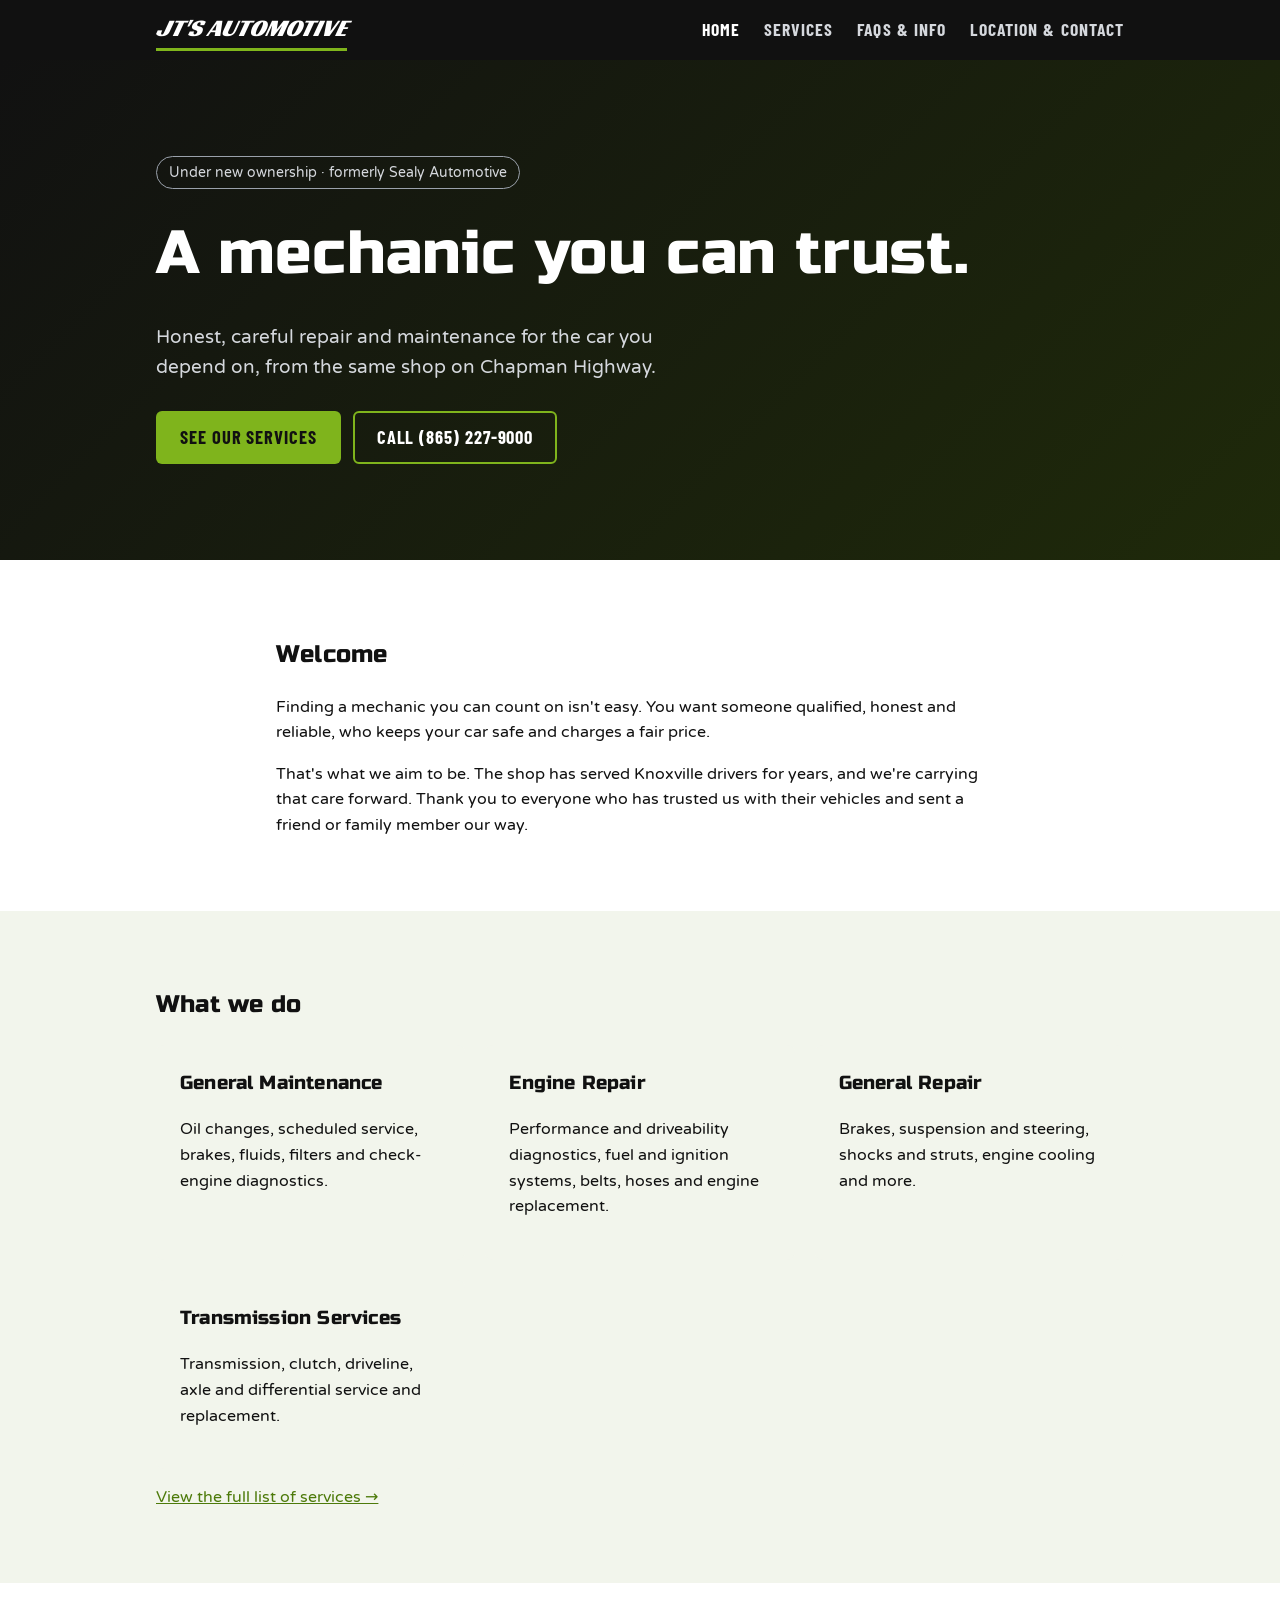
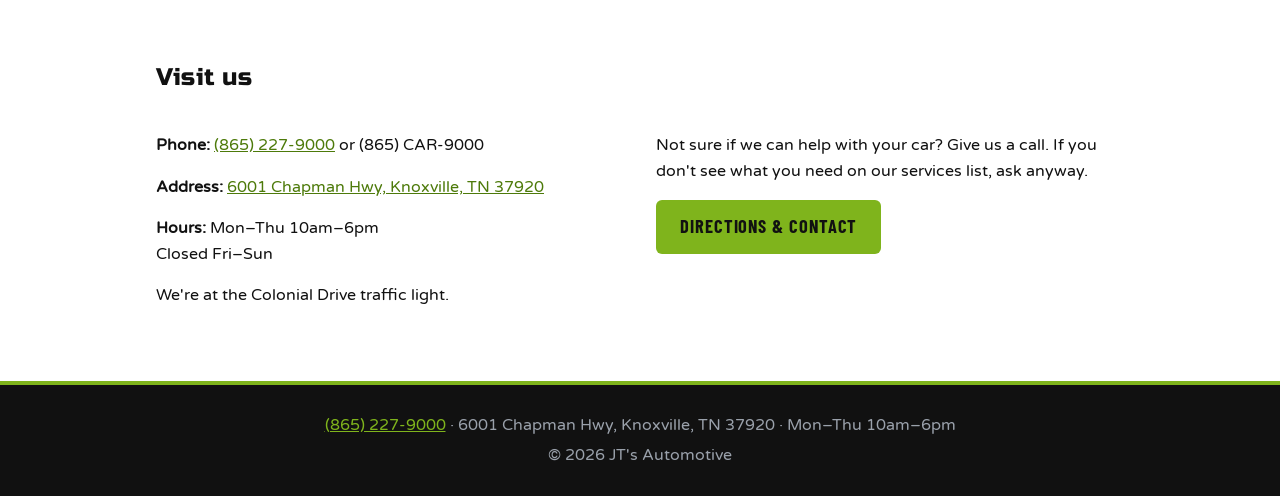
<file: index.html>
<!doctype html>
<html lang="en">
<head>
  <meta charset="utf-8">
  <meta name="viewport" content="width=device-width, initial-scale=1">
  <title>JT's Automotive | Auto Repair in Knoxville, TN</title>
  <meta name="description" content="JT's Automotive is a trusted Knoxville auto repair shop on Chapman Highway, offering maintenance, engine, general and transmission repair.">
  <link rel="preconnect" href="https://fonts.googleapis.com">
  <link rel="preconnect" href="https://fonts.gstatic.com" crossorigin>
  <link rel="stylesheet" href="https://fonts.googleapis.com/css2?family=Barlow+Condensed:wght@700&family=Racing+Sans+One&family=Russo+One&family=Varela+Round&display=swap">
  <link rel="stylesheet" href="/style.css">
  <script src="/menu.js"></script>
</head>
<body>
  <header class="site-header">
    <div class="wrap bar">
      <a class="brand" href="/">JT's Automotive</a>
      <button class="menu-btn" type="button" aria-label="Open menu" aria-expanded="false" aria-controls="site-nav"><span></span><span></span><span></span></button>
      <nav id="site-nav">
        <a href="/" aria-current="page">Home</a>
        <a href="/services">Services</a>
        <a href="/info">FAQs &amp; Info</a>
        <a href="/location">Location &amp; Contact</a>
      </nav>
    </div>
  </header>

  <main>
    <section class="hero">
      <div class="wrap">
        <p class="notice">Under new ownership &middot; formerly Sealy Automotive</p>
        <h1>A mechanic you can trust.</h1>
        <p class="lead">Honest, careful repair and maintenance for the car you depend on, from the same shop on Chapman Highway.</p>
        <a class="btn" href="/services">See our services</a>
        <a class="btn btn-ghost" href="tel:+18652279000">Call (865) 227-9000</a>
      </div>
    </section>

    <section class="wrap section narrow">
      <h2>Welcome</h2>
      <p>Finding a mechanic you can count on isn't easy. You want someone qualified, honest and reliable, who keeps your car safe and charges a fair price.</p>
      <p>That's what we aim to be. The shop has served Knoxville drivers for years, and we're carrying that care forward. Thank you to everyone who has trusted us with their vehicles and sent a friend or family member our way.</p>
    </section>

    <section class="band">
      <div class="wrap section">
        <h2>What we do</h2>
        <div class="cards">
          <article><h3>General Maintenance</h3><p>Oil changes, scheduled service, brakes, fluids, filters and check-engine diagnostics.</p></article>
          <article><h3>Engine Repair</h3><p>Performance and driveability diagnostics, fuel and ignition systems, belts, hoses and engine replacement.</p></article>
          <article><h3>General Repair</h3><p>Brakes, suspension and steering, shocks and struts, engine cooling and more.</p></article>
          <article><h3>Transmission Services</h3><p>Transmission, clutch, driveline, axle and differential service and replacement.</p></article>
        </div>
        <p><a href="/services">View the full list of services &rarr;</a></p>
      </div>
    </section>

    <section class="wrap section">
      <h2>Visit us</h2>
      <div class="contact">
        <div>
          <p><strong>Phone:</strong> <a href="tel:+18652279000">(865) 227-9000</a> or (865) CAR-9000</p>
          <p><strong>Address:</strong> <a href="https://maps.google.com/?q=6001+Chapman+Hwy,+Knoxville,+TN+37920">6001 Chapman Hwy, Knoxville, TN 37920</a></p>
          <p><strong>Hours:</strong> Mon&ndash;Thu 10am&ndash;6pm<br>Closed Fri&ndash;Sun</p>
          <p>We're at the Colonial Drive traffic light.</p>
        </div>
        <div>
          <p>Not sure if we can help with your car? Give us a call. If you don't see what you need on our services list, ask anyway.</p>
          <a class="btn" href="/location">Directions &amp; contact</a>
        </div>
      </div>
    </section>
  </main>

  <footer>
    <div class="wrap">
      <p><a href="tel:+18652279000">(865) 227-9000</a> &middot; 6001 Chapman Hwy, Knoxville, TN 37920 &middot; Mon&ndash;Thu 10am&ndash;6pm</p>
      <p>&copy; <span id="y"></span> JT's Automotive</p>
    </div>
  </footer>
  <script>document.getElementById('y').textContent = new Date().getFullYear();</script>
</body>
</html>
</file>
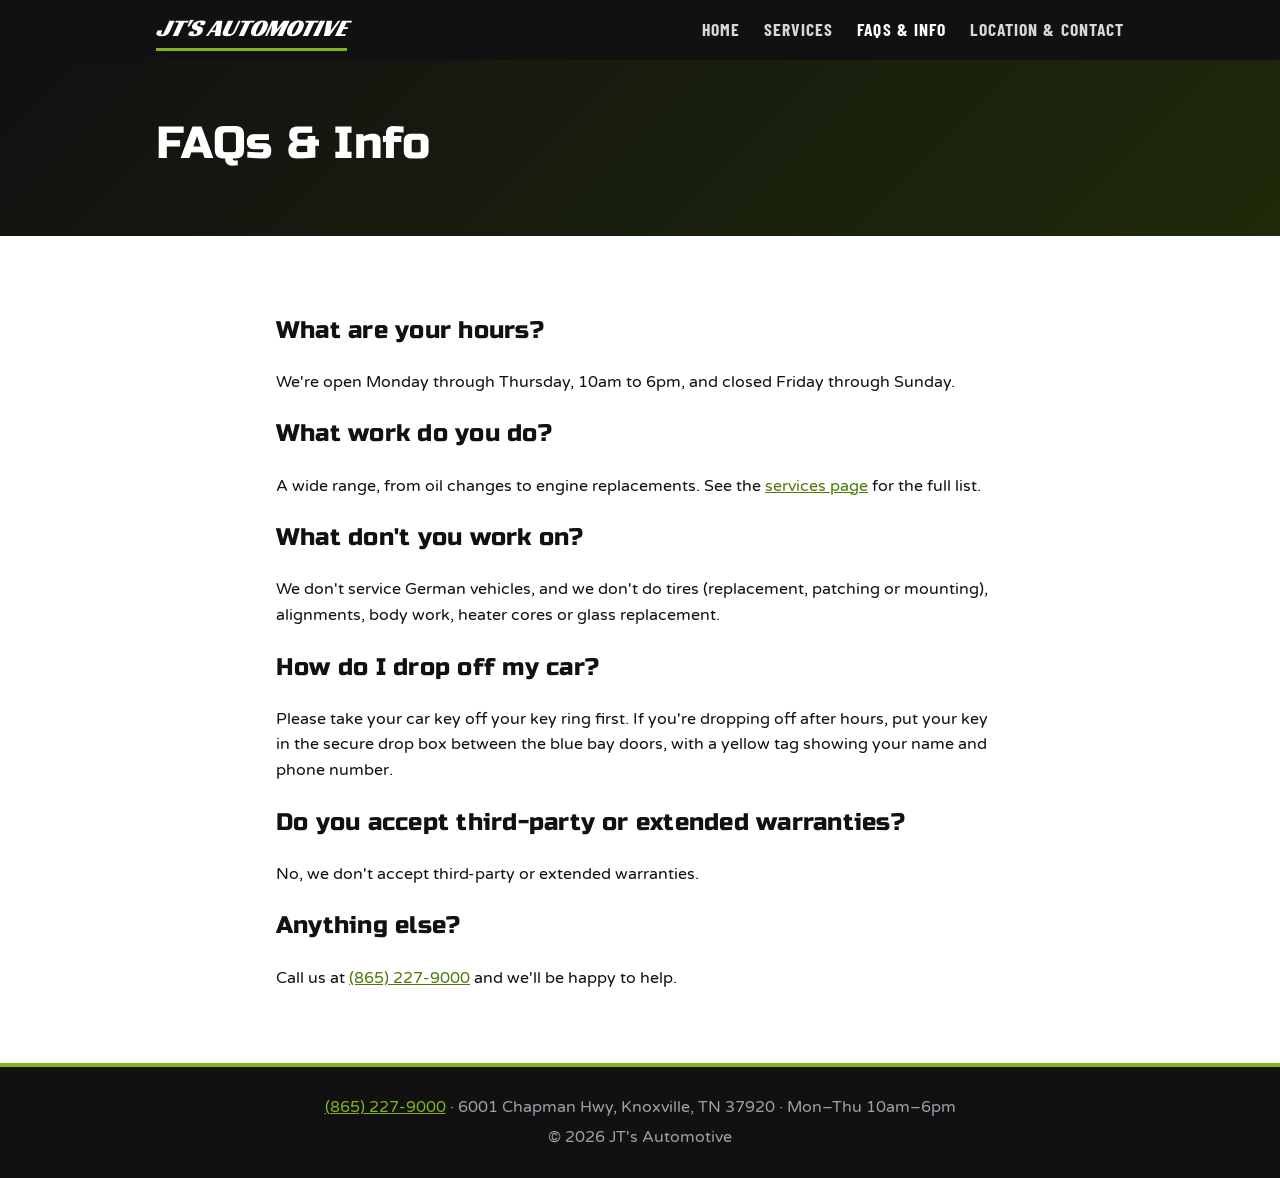
<file: info.html>
<!doctype html>
<html lang="en">
<head>
  <meta charset="utf-8">
  <meta name="viewport" content="width=device-width, initial-scale=1">
  <title>FAQs &amp; Info | JT's Automotive</title>
  <meta name="description" content="Hours, what we do and don't work on, and how to drop off your vehicle at JT's Automotive.">
  <link rel="preconnect" href="https://fonts.googleapis.com">
  <link rel="preconnect" href="https://fonts.gstatic.com" crossorigin>
  <link rel="stylesheet" href="https://fonts.googleapis.com/css2?family=Barlow+Condensed:wght@700&family=Racing+Sans+One&family=Russo+One&family=Varela+Round&display=swap">
  <link rel="stylesheet" href="/style.css">
  <script src="/menu.js"></script>
</head>
<body>
  <header class="site-header">
    <div class="wrap bar">
      <a class="brand" href="/">JT's Automotive</a>
      <button class="menu-btn" type="button" aria-label="Open menu" aria-expanded="false" aria-controls="site-nav"><span></span><span></span><span></span></button>
      <nav id="site-nav">
        <a href="/">Home</a>
        <a href="/services">Services</a>
        <a href="/info" aria-current="page">FAQs &amp; Info</a>
        <a href="/location">Location &amp; Contact</a>
      </nav>
    </div>
  </header>

  <main>
    <section class="page-title"><div class="wrap"><h1>FAQs &amp; Info</h1></div></section>

    <section class="wrap section narrow">
      <h2>What are your hours?</h2>
      <p>We're open Monday through Thursday, 10am to 6pm, and closed Friday through Sunday.</p>

      <h2>What work do you do?</h2>
      <p>A wide range, from oil changes to engine replacements. See the <a href="/services">services page</a> for the full list.</p>

      <h2>What don't you work on?</h2>
      <p>We don't service German vehicles, and we don't do tires (replacement, patching or mounting), alignments, body work, heater cores or glass replacement.</p>

      <h2>How do I drop off my car?</h2>
      <p>Please take your car key off your key ring first. If you're dropping off after hours, put your key in the secure drop box between the blue bay doors, with a yellow tag showing your name and phone number.</p>

      <h2>Do you accept third-party or extended warranties?</h2>
      <p>No, we don't accept third-party or extended warranties.</p>

      <h2>Anything else?</h2>
      <p>Call us at <a href="tel:+18652279000">(865) 227-9000</a> and we'll be happy to help.</p>
    </section>
  </main>

  <footer>
    <div class="wrap">
      <p><a href="tel:+18652279000">(865) 227-9000</a> &middot; 6001 Chapman Hwy, Knoxville, TN 37920 &middot; Mon&ndash;Thu 10am&ndash;6pm</p>
      <p>&copy; <span id="y"></span> JT's Automotive</p>
    </div>
  </footer>
  <script>document.getElementById('y').textContent = new Date().getFullYear();</script>
</body>
</html>
</file>
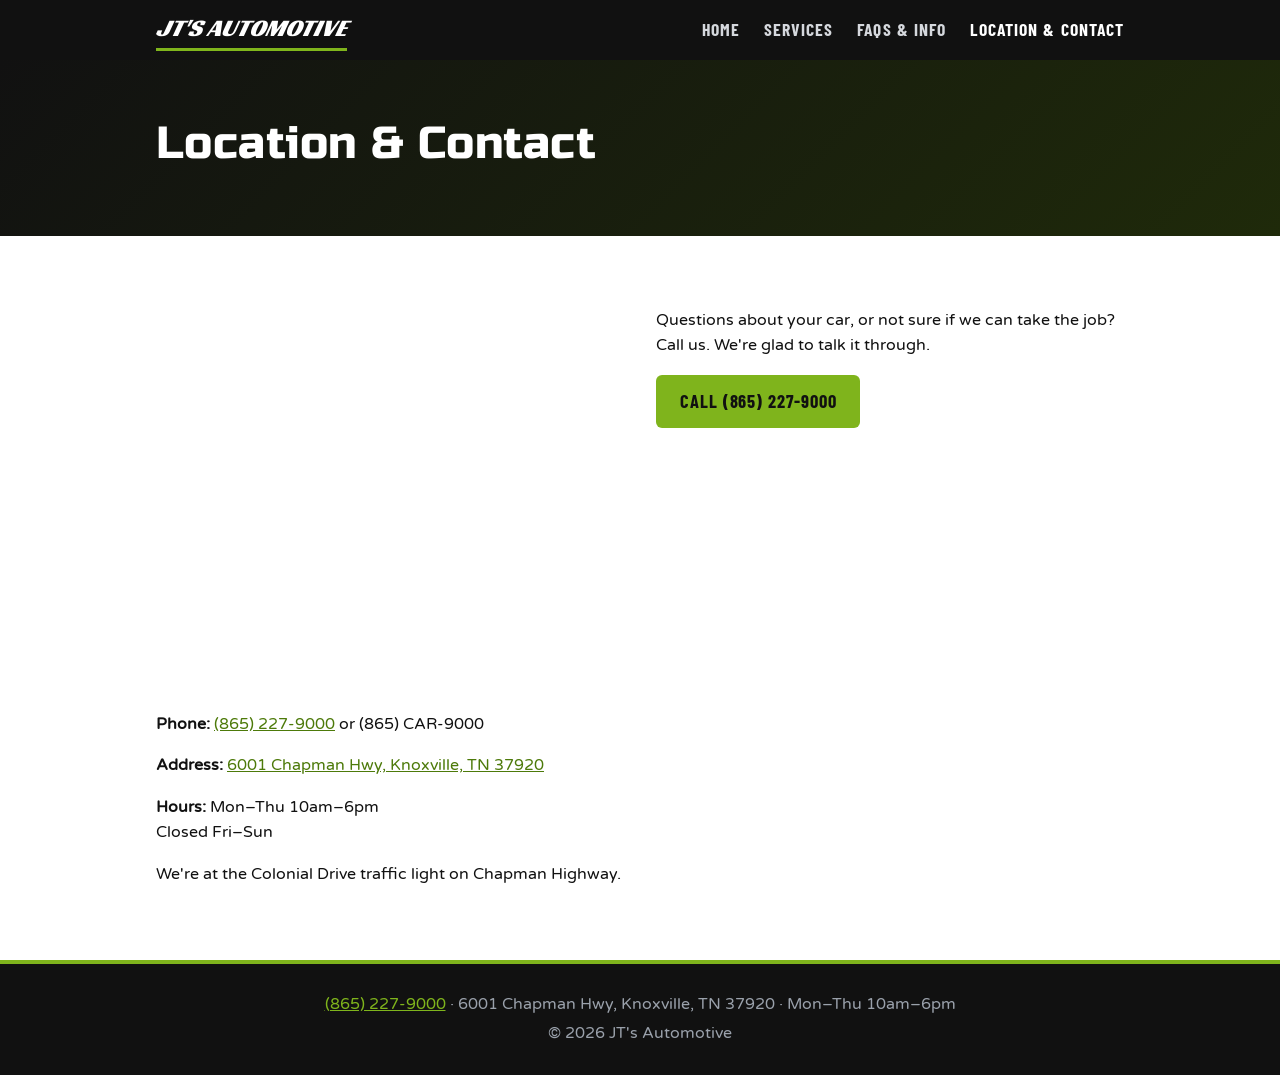
<file: location.html>
<!doctype html>
<html lang="en">
<head>
  <meta charset="utf-8">
  <meta name="viewport" content="width=device-width, initial-scale=1">
  <title>Location &amp; Contact | JT's Automotive</title>
  <meta name="description" content="6001 Chapman Hwy, Knoxville, TN 37920. Call (865) 227-9000. Open Mon-Thu 10am-6pm.">
  <link rel="preconnect" href="https://fonts.googleapis.com">
  <link rel="preconnect" href="https://fonts.gstatic.com" crossorigin>
  <link rel="stylesheet" href="https://fonts.googleapis.com/css2?family=Barlow+Condensed:wght@700&family=Racing+Sans+One&family=Russo+One&family=Varela+Round&display=swap">
  <link rel="stylesheet" href="/style.css">
  <script src="/menu.js"></script>
</head>
<body>
  <header class="site-header">
    <div class="wrap bar">
      <a class="brand" href="/">JT's Automotive</a>
      <button class="menu-btn" type="button" aria-label="Open menu" aria-expanded="false" aria-controls="site-nav"><span></span><span></span><span></span></button>
      <nav id="site-nav">
        <a href="/">Home</a>
        <a href="/services">Services</a>
        <a href="/info">FAQs &amp; Info</a>
        <a href="/location" aria-current="page">Location &amp; Contact</a>
      </nav>
    </div>
  </header>

  <main>
    <section class="page-title"><div class="wrap"><h1>Location &amp; Contact</h1></div></section>

    <section class="wrap section">
      <div class="contact">
        <div>
          <iframe title="Map to JT's Automotive, 6001 Chapman Hwy, Knoxville, TN" src="https://www.google.com/maps?q=6001+Chapman+Hwy,+Knoxville,+TN+37920&amp;output=embed" width="400" height="400" style="border:0" loading="lazy" referrerpolicy="no-referrer-when-downgrade" allowfullscreen></iframe>
          <p><strong>Phone:</strong> <a href="tel:+18652279000">(865) 227-9000</a> or (865) CAR-9000</p>
          <p><strong>Address:</strong> <a href="https://maps.google.com/?q=6001+Chapman+Hwy,+Knoxville,+TN+37920">6001 Chapman Hwy, Knoxville, TN 37920</a></p>
          <p><strong>Hours:</strong> Mon&ndash;Thu 10am&ndash;6pm<br>Closed Fri&ndash;Sun</p>
          <p>We're at the Colonial Drive traffic light on Chapman Highway.</p>
        </div>
        <div>
          <p>Questions about your car, or not sure if we can take the job? Call us. We're glad to talk it through.</p>
          <a class="btn" href="tel:+18652279000">Call (865) 227-9000</a>
        </div>
      </div>
    </section>
  </main>

  <footer>
    <div class="wrap">
      <p><a href="tel:+18652279000">(865) 227-9000</a> &middot; 6001 Chapman Hwy, Knoxville, TN 37920 &middot; Mon&ndash;Thu 10am&ndash;6pm</p>
      <p>&copy; <span id="y"></span> JT's Automotive</p>
    </div>
  </footer>
  <script>document.getElementById('y').textContent = new Date().getFullYear();</script>
</body>
</html>
</file>
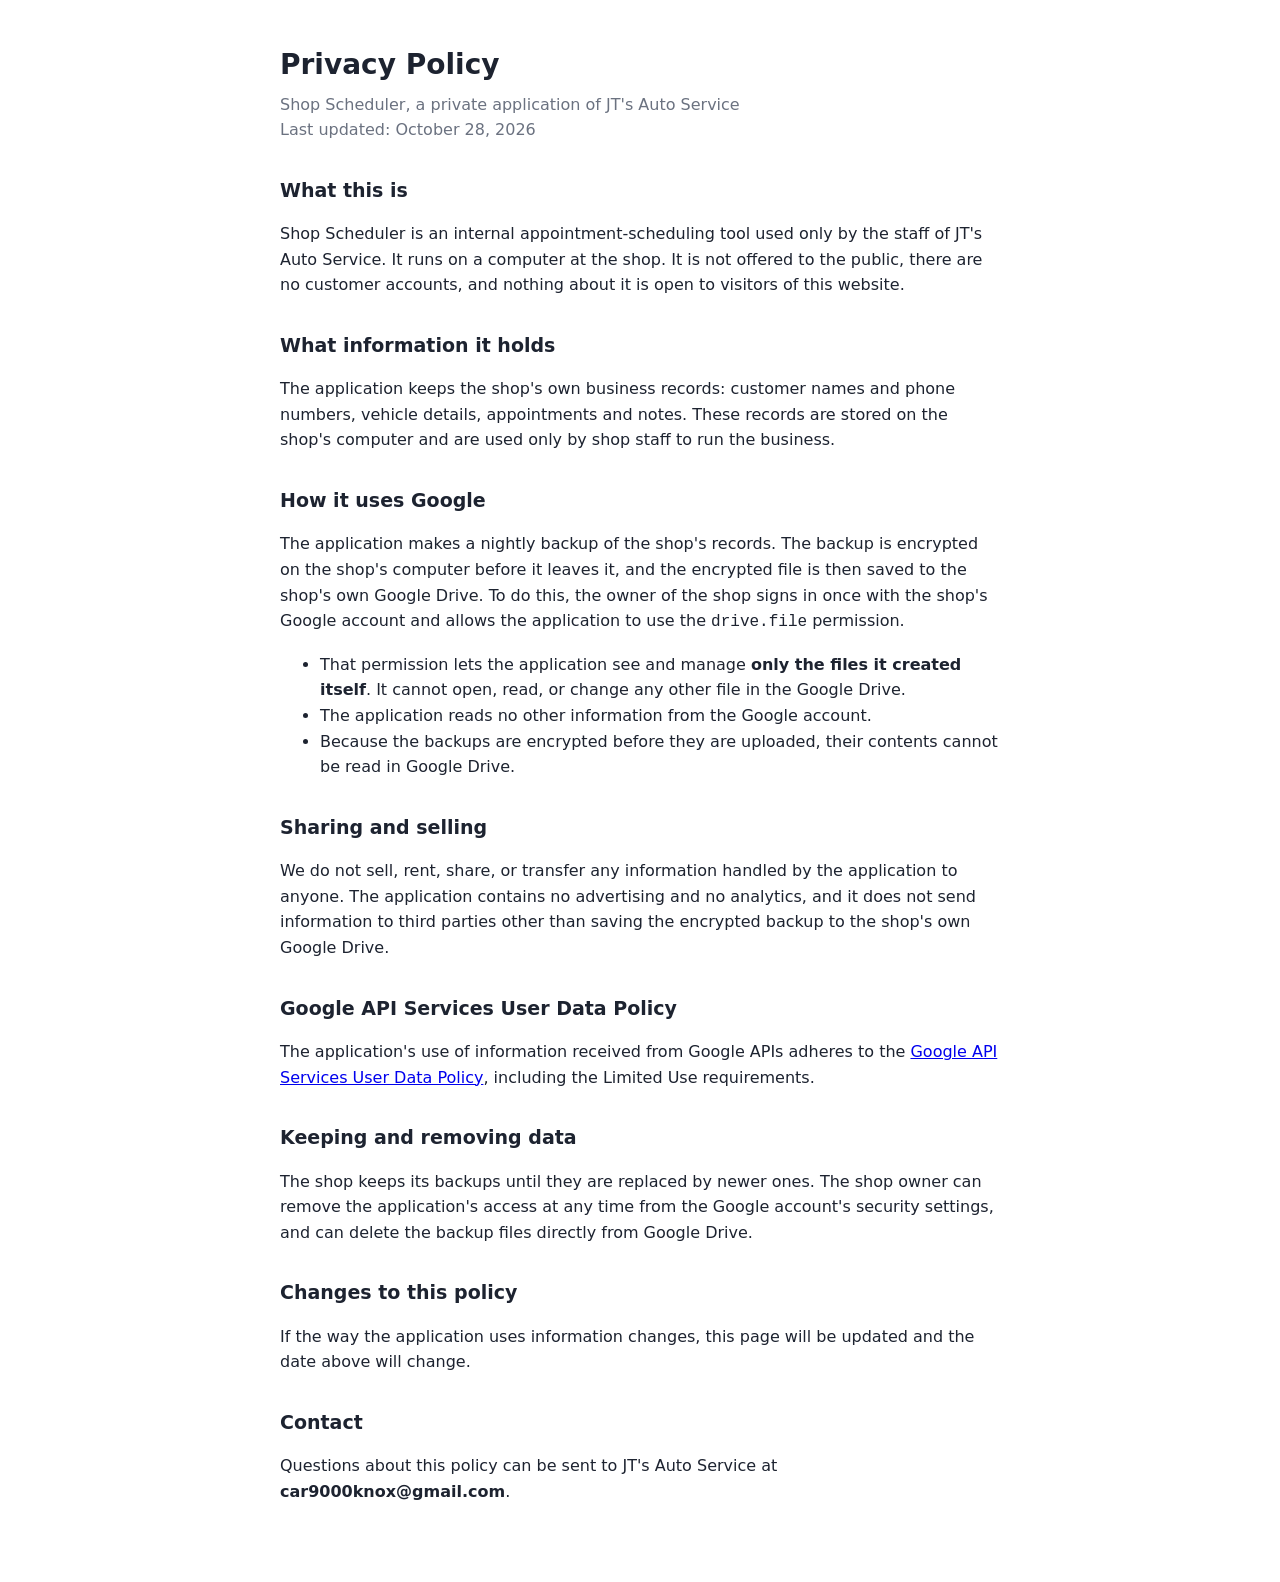
<file: privacy.html>
<!doctype html>
<html lang="en">
<head>
  <meta charset="utf-8">
  <meta name="viewport" content="width=device-width, initial-scale=1">
  <title>Privacy Policy - Shop Scheduler | JT's Auto Service</title>
  <style>
    body { font: 16px/1.6 system-ui, sans-serif; max-width: 720px; margin: 0 auto; padding: 24px 16px 64px; color: #1d2330; background: #fff; }
    h1 { font-size: 28px; margin-bottom: 4px; }
    h2 { font-size: 19px; margin-top: 32px; }
    .updated { color: #6b7280; margin-top: 0; }
    @media (prefers-color-scheme: dark) { body { background: #13161b; color: #e6e8ec; } .updated { color: #9aa3b2; } a { color: #8ab4ff; } }
  </style>
</head>
<body>
  <h1>Privacy Policy</h1>
  <p class="updated">Shop Scheduler, a private application of JT's Auto Service<br>Last updated: October 28, 2026</p>

  <h2>What this is</h2>
  <p>Shop Scheduler is an internal appointment-scheduling tool used only by the staff of JT's Auto Service. It runs on a computer at the shop. It is not offered to the public, there are no customer accounts, and nothing about it is open to visitors of this website.</p>

  <h2>What information it holds</h2>
  <p>The application keeps the shop's own business records: customer names and phone numbers, vehicle details, appointments and notes. These records are stored on the shop's computer and are used only by shop staff to run the business.</p>

  <h2>How it uses Google</h2>
  <p>The application makes a nightly backup of the shop's records. The backup is encrypted on the shop's computer before it leaves it, and the encrypted file is then saved to the shop's own Google Drive. To do this, the owner of the shop signs in once with the shop's Google account and allows the application to use the <code>drive.file</code> permission.</p>
  <ul>
    <li>That permission lets the application see and manage <strong>only the files it created itself</strong>. It cannot open, read, or change any other file in the Google Drive.</li>
    <li>The application reads no other information from the Google account.</li>
    <li>Because the backups are encrypted before they are uploaded, their contents cannot be read in Google Drive.</li>
  </ul>

  <h2>Sharing and selling</h2>
  <p>We do not sell, rent, share, or transfer any information handled by the application to anyone. The application contains no advertising and no analytics, and it does not send information to third parties other than saving the encrypted backup to the shop's own Google Drive.</p>

  <h2>Google API Services User Data Policy</h2>
  <p>The application's use of information received from Google APIs adheres to the <a href="https://developers.google.com/terms/api-services-user-data-policy">Google API Services User Data Policy</a>, including the Limited Use requirements.</p>

  <h2>Keeping and removing data</h2>
  <p>The shop keeps its backups until they are replaced by newer ones. The shop owner can remove the application's access at any time from the Google account's security settings, and can delete the backup files directly from Google Drive.</p>

  <h2>Changes to this policy</h2>
  <p>If the way the application uses information changes, this page will be updated and the date above will change.</p>

  <h2>Contact</h2>
  <p>Questions about this policy can be sent to JT's Auto Service at <strong>car9000knox@gmail.com</strong>.</p>
</body>
</html>
</file>
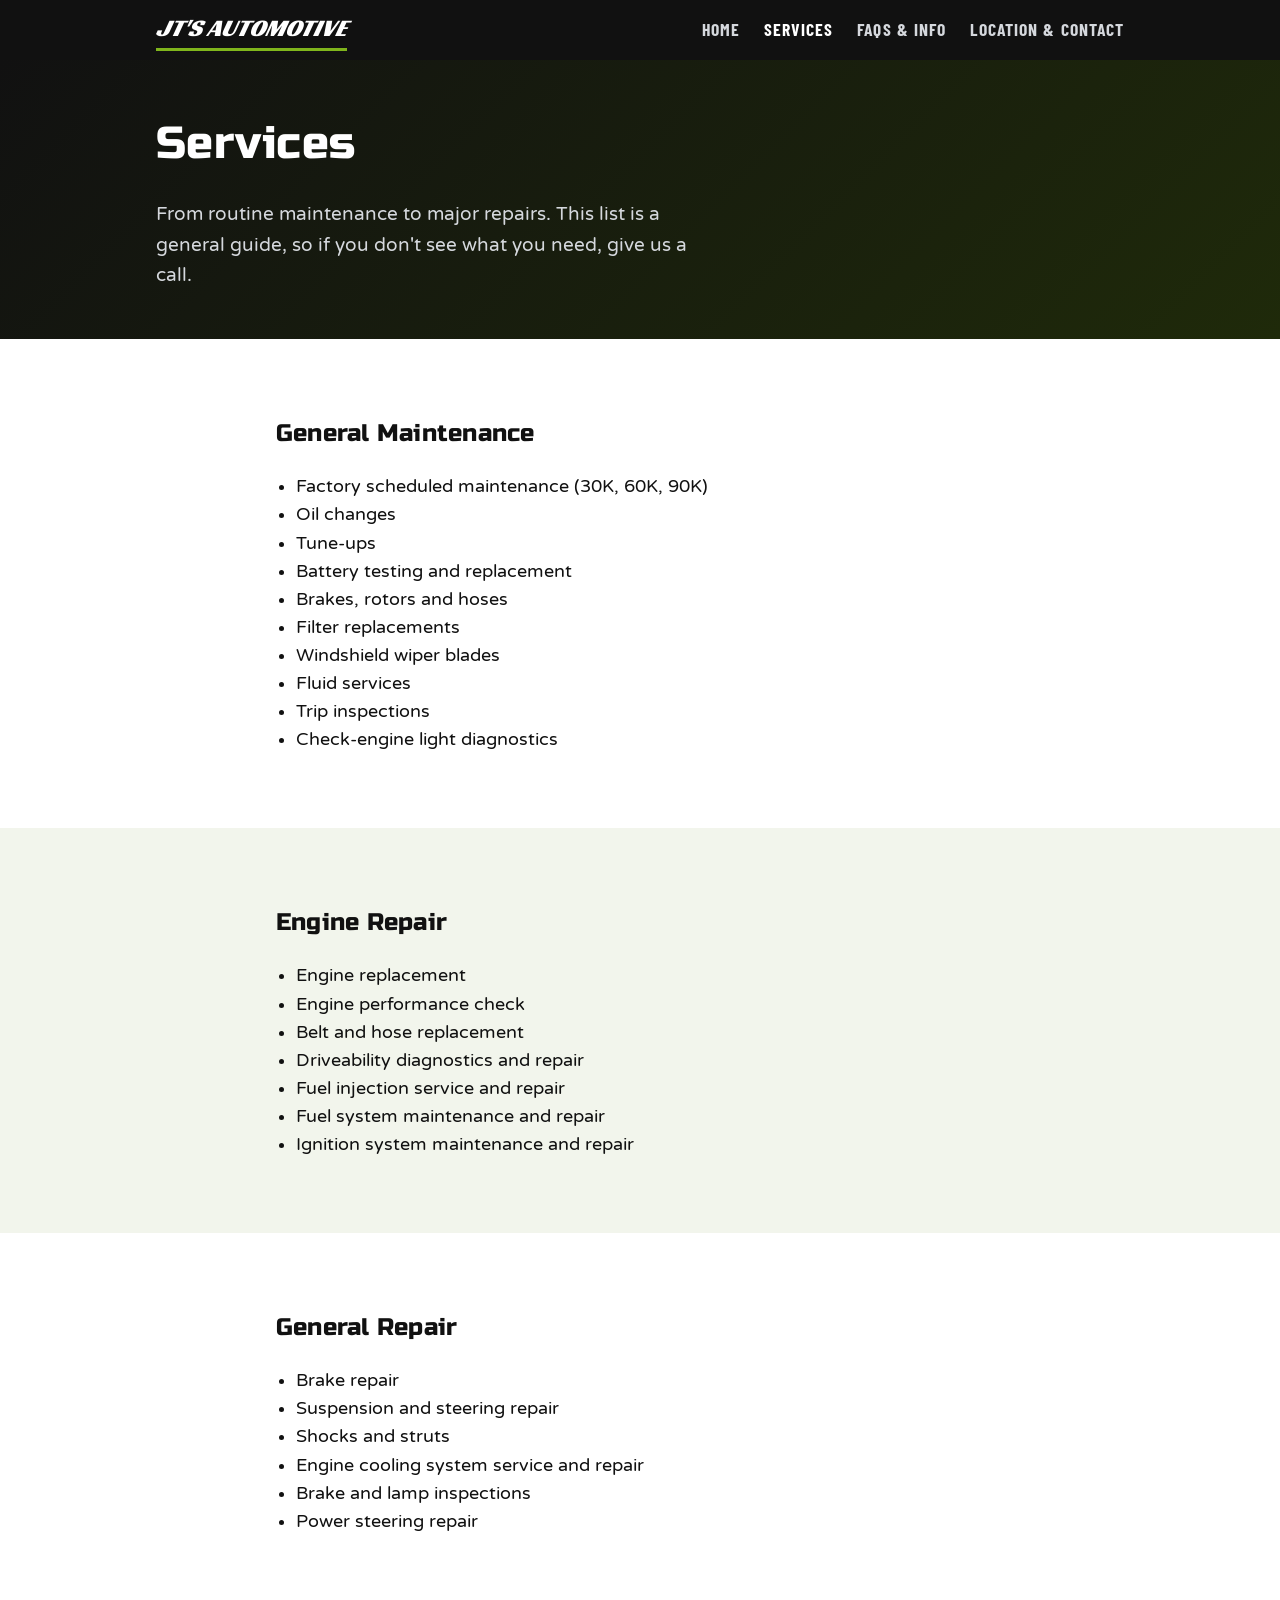
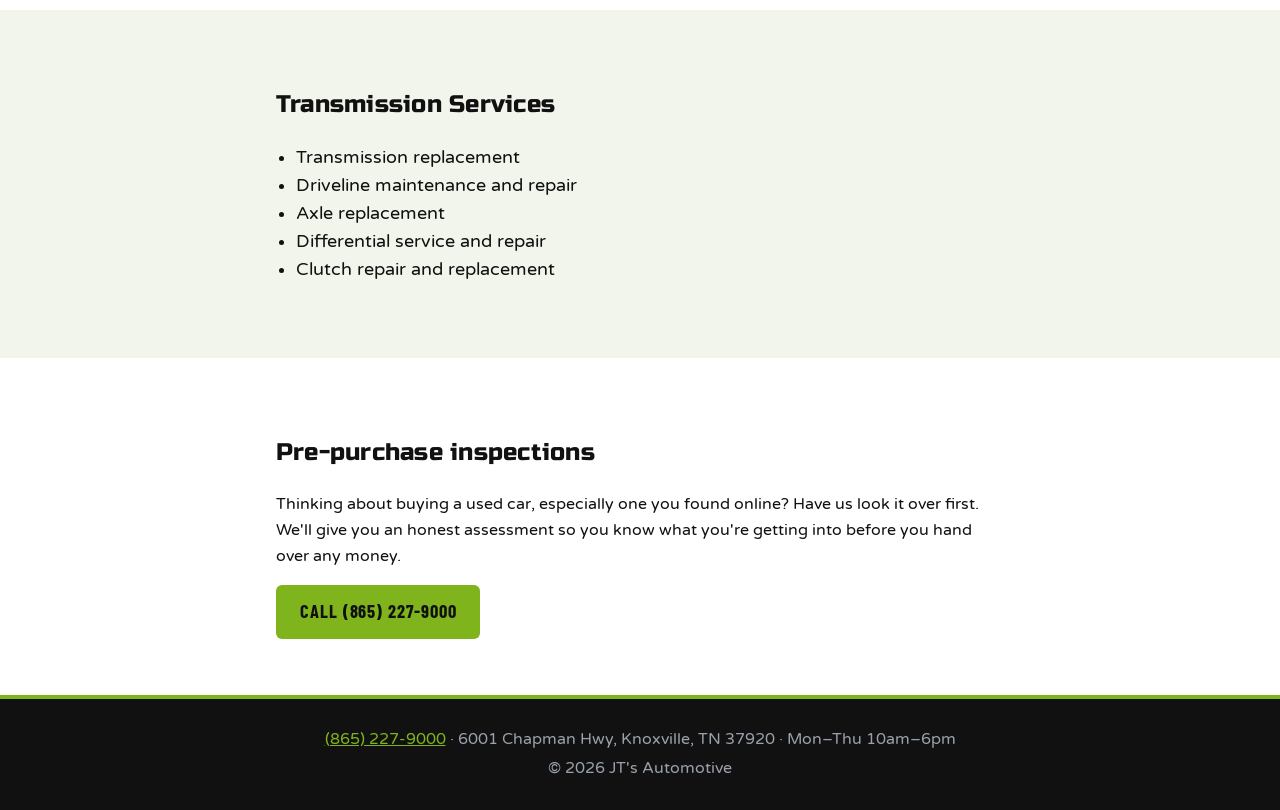
<file: services.html>
<!doctype html>
<html lang="en">
<head>
  <meta charset="utf-8">
  <meta name="viewport" content="width=device-width, initial-scale=1">
  <title>Services | JT's Automotive</title>
  <meta name="description" content="Maintenance, engine repair, general repair, transmission services and pre-purchase inspections in Knoxville, TN.">
  <link rel="preconnect" href="https://fonts.googleapis.com">
  <link rel="preconnect" href="https://fonts.gstatic.com" crossorigin>
  <link rel="stylesheet" href="https://fonts.googleapis.com/css2?family=Barlow+Condensed:wght@700&family=Racing+Sans+One&family=Russo+One&family=Varela+Round&display=swap">
  <link rel="stylesheet" href="/style.css">
  <script src="/menu.js"></script>
</head>
<body>
  <header class="site-header">
    <div class="wrap bar">
      <a class="brand" href="/">JT's Automotive</a>
      <button class="menu-btn" type="button" aria-label="Open menu" aria-expanded="false" aria-controls="site-nav"><span></span><span></span><span></span></button>
      <nav id="site-nav">
        <a href="/">Home</a>
        <a href="/services" aria-current="page">Services</a>
        <a href="/info">FAQs &amp; Info</a>
        <a href="/location">Location &amp; Contact</a>
      </nav>
    </div>
  </header>

  <main>
    <section class="page-title"><div class="wrap"><h1>Services</h1><p class="lead">From routine maintenance to major repairs. This list is a general guide, so if you don't see what you need, give us a call.</p></div></section>

    <section>
      <div class="wrap section narrow">
        <h2>General Maintenance</h2>
        <ul class="points">
          <li>Factory scheduled maintenance (30K, 60K, 90K)</li>
          <li>Oil changes</li>
          <li>Tune-ups</li>
          <li>Battery testing and replacement</li>
          <li>Brakes, rotors and hoses</li>
          <li>Filter replacements</li>
          <li>Windshield wiper blades</li>
          <li>Fluid services</li>
          <li>Trip inspections</li>
          <li>Check-engine light diagnostics</li>
        </ul>
      </div>
    </section>

    <section class="band">
      <div class="wrap section narrow">
        <h2>Engine Repair</h2>
        <ul class="points">
          <li>Engine replacement</li>
          <li>Engine performance check</li>
          <li>Belt and hose replacement</li>
          <li>Driveability diagnostics and repair</li>
          <li>Fuel injection service and repair</li>
          <li>Fuel system maintenance and repair</li>
          <li>Ignition system maintenance and repair</li>
        </ul>
      </div>
    </section>

    <section>
      <div class="wrap section narrow">
        <h2>General Repair</h2>
        <ul class="points">
          <li>Brake repair</li>
          <li>Suspension and steering repair</li>
          <li>Shocks and struts</li>
          <li>Engine cooling system service and repair</li>
          <li>Brake and lamp inspections</li>
          <li>Power steering repair</li>
        </ul>
      </div>
    </section>

    <section class="band">
      <div class="wrap section narrow">
        <h2>Transmission Services</h2>
        <ul class="points">
          <li>Transmission replacement</li>
          <li>Driveline maintenance and repair</li>
          <li>Axle replacement</li>
          <li>Differential service and repair</li>
          <li>Clutch repair and replacement</li>
        </ul>
      </div>
    </section>

    <section class="wrap section narrow">
      <h2>Pre-purchase inspections</h2>
      <p>Thinking about buying a used car, especially one you found online? Have us look it over first. We'll give you an honest assessment so you know what you're getting into before you hand over any money.</p>
      <a class="btn" href="tel:+18652279000">Call (865) 227-9000</a>
    </section>
  </main>

  <footer>
    <div class="wrap">
      <p><a href="tel:+18652279000">(865) 227-9000</a> &middot; 6001 Chapman Hwy, Knoxville, TN 37920 &middot; Mon&ndash;Thu 10am&ndash;6pm</p>
      <p>&copy; <span id="y"></span> JT's Automotive</p>
    </div>
  </footer>
  <script>document.getElementById('y').textContent = new Date().getFullYear();</script>
</body>
</html>
</file>
<file: style.css>
:root { --bg:#fff; --fg:#111111; --muted:#555a52; --accent:#7FB41C; --link:#4d7a0a; --band:#f2f5ec; --dark:#111111; --f-logo:"Racing Sans One",sans-serif; --f-head:"Russo One",sans-serif; --f-cond:"Barlow Condensed",sans-serif; --f-body:"Varela Round",system-ui,sans-serif; }
@media (prefers-color-scheme: dark) {
  :root { --bg:#111111; --fg:#f4f4f2; --muted:#a8ada0; --link:#7FB41C; --band:#1b1d18; --dark:#000; }
}
* { box-sizing: border-box; }
body { margin:0; font-family: var(--f-body); background:var(--bg); color:var(--fg); line-height:1.6; }
a { color: var(--link); }
h1,h2,h3 { font-family: var(--f-head); font-weight:400; letter-spacing:.01em; }
.wrap { max-width: 1000px; margin: 0 auto; padding: 0 16px; }
.section { padding-top: 56px; padding-bottom: 56px; }
.site-header { position: sticky; top:0; background: var(--dark); z-index: 10; }
.bar { display:flex; justify-content:space-between; align-items:center; height:60px; }
.brand { color:#fff; font-family:var(--f-logo); font-style:italic; text-transform:uppercase; text-decoration:none; font-size:1.5rem; border-bottom:3px solid var(--accent); }
nav a { font-family:var(--f-cond); font-weight:700; text-transform:uppercase; letter-spacing:.06em; font-size:1.1rem; color:#d5d8dd; margin-left:20px; text-decoration:none; }
nav a:hover { color:#fff; }
.hero { background: linear-gradient(135deg, #111111, #1f2a0a); color:#fff; padding: 96px 0; }
.hero h1 { font-size: clamp(2.2rem, 6vw, 3.8rem); margin:0 0 12px; }
.lead { font-size:1.2rem; color:#d5d8dd; max-width:560px; margin-bottom:28px; }
.btn { display:inline-block; background:var(--accent); color:#111; font-family:var(--f-cond); text-transform:uppercase; letter-spacing:.05em; padding:12px 24px; border:0; border-radius:6px; font-weight:700; text-decoration:none; cursor:pointer; font-size:1.15rem; }
.btn:hover { filter: brightness(1.1); }
.cards { display:grid; grid-template-columns: repeat(auto-fit, minmax(250px, 1fr)); gap:20px; }
.cards article { background:var(--band); padding:24px; border-radius:8px; }
.cards h3 { margin-top:0; }
.band { background: var(--band); }
.points { padding-left:20px; font-size:1.1rem; }
.contact { display:grid; grid-template-columns: repeat(auto-fit, minmax(280px, 1fr)); gap:32px; }
footer { border-top:4px solid var(--accent); background:var(--dark); color:#9aa1ab; padding:24px 0; text-align:center; }
nav a[aria-current="page"] { color:#fff; font-weight:700; }
.notice { display:inline-block; margin:0 0 16px; padding:4px 12px; border:1px solid #9aa1ab; border-radius:999px; font-size:.9rem; color:#d5d8dd; }
.btn-ghost { background:transparent; color:#fff; border:2px solid var(--accent); padding:10px 22px; margin-left:8px; }
.narrow { max-width: 760px; }
.page-title { background: linear-gradient(135deg, #111111, #1f2a0a); color:#fff; padding:48px 0; }
.page-title h1 { margin:0 0 8px; font-size: clamp(1.9rem, 5vw, 2.8rem); }
.page-title .lead { margin-bottom:0; }
.contact iframe { display:block; width:100%; max-width:400px; aspect-ratio:1; height:auto; border-radius:8px; margin-bottom:20px; }
footer p { margin:4px 0; }
footer a { color:var(--accent); }
html { -webkit-text-size-adjust:100%; }
.menu-btn { display:none; }
img, iframe { max-width:100%; }
@media (max-width: 640px) {
  .bar { height:auto; flex-wrap:wrap; padding-top:10px; padding-bottom:10px; }
  .brand { font-size:1.3rem; }
  .menu-btn { display:flex; flex-direction:column; justify-content:center; gap:5px; width:44px; height:44px; padding:0 10px; background:var(--accent); border:0; border-radius:6px; cursor:pointer; }
  .menu-btn span { display:block; height:3px; background:#111; border-radius:2px; transition:transform .2s, opacity .2s; }
  .menu-btn[aria-expanded="true"] span:nth-child(1) { transform:translateY(8px) rotate(45deg); }
  .menu-btn[aria-expanded="true"] span:nth-child(2) { opacity:0; }
  .menu-btn[aria-expanded="true"] span:nth-child(3) { transform:translateY(-8px) rotate(-45deg); }
  nav { display:flex; flex-direction:column; width:100%; padding-top:8px; }
  .js nav { display:none; }
  .js nav.open { display:flex; }
  nav a { margin:0; padding:12px 0; font-size:1.15rem; border-top:1px solid #2a2a2a; }
  .section { padding-top:32px; padding-bottom:32px; }
  .hero { padding:40px 0 48px; }
  .hero h1 { font-size:2rem; }
  .lead { font-size:1.05rem; margin-bottom:20px; }
  .notice { font-size:.8rem; }
  .page-title { padding:28px 0; }
  .btn { display:block; text-align:center; padding:14px 20px; }
  .btn + .btn { margin-top:12px; }
  .btn-ghost { margin:12px 0 0; }
  .cards { gap:14px; }
  .cards article { padding:18px; }
  .points { font-size:1rem; }
  .contact { gap:24px; }
  .contact iframe { max-width:none; }
  footer { padding:20px 0; }
}
</file>
